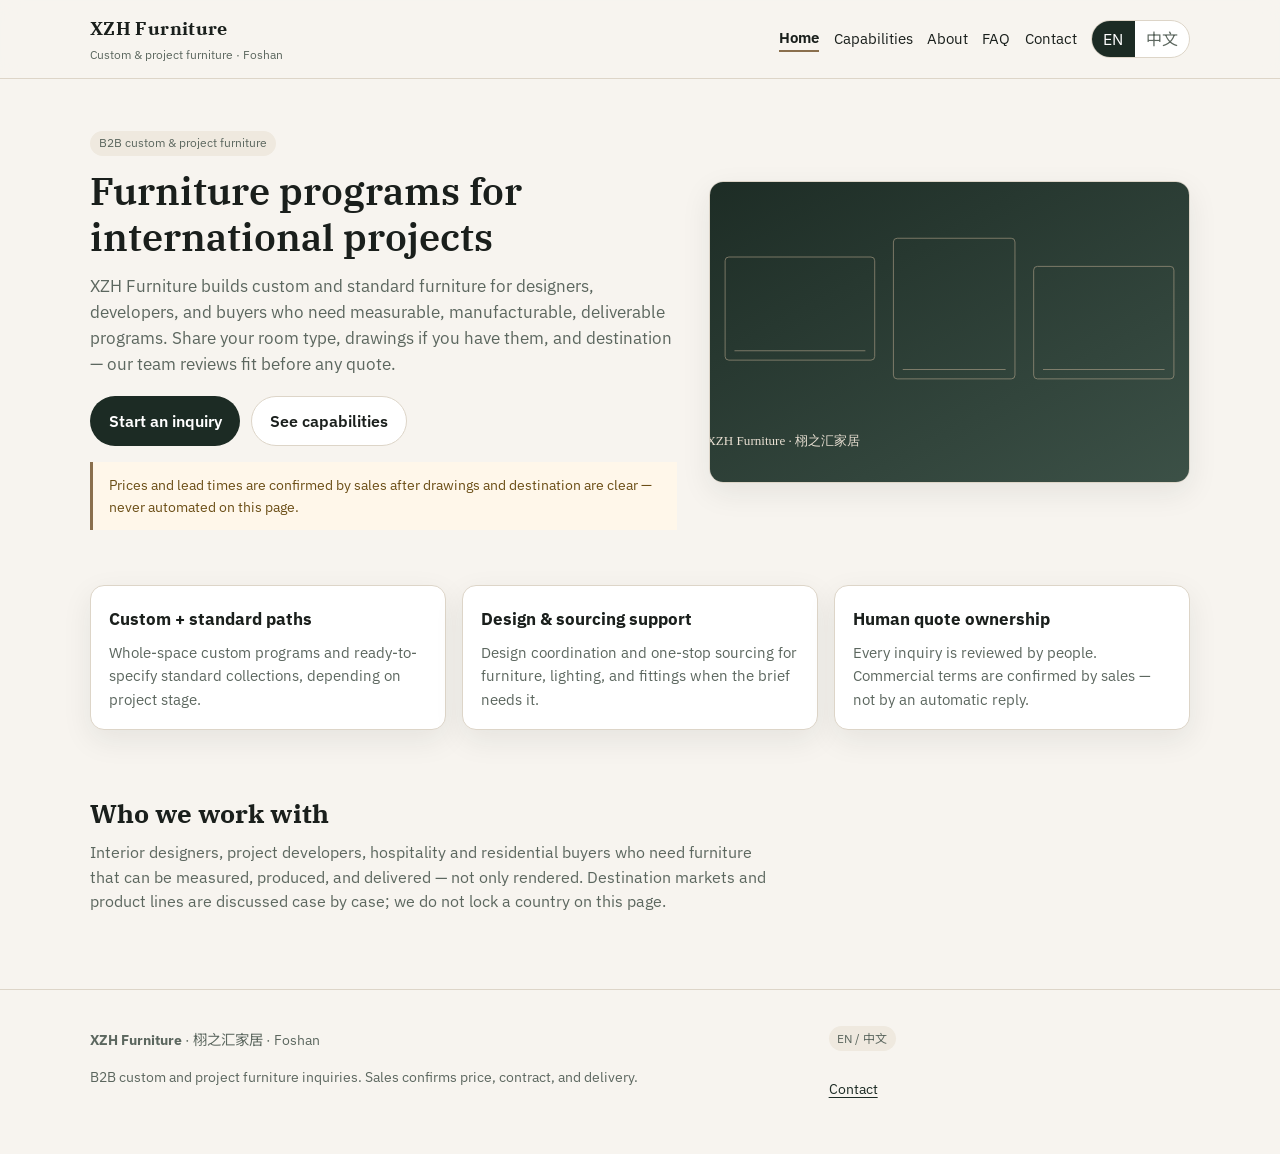
<file: index.html>
<!DOCTYPE html>
<html lang="en">
<head>
<meta charset="utf-8"/>
<meta name="viewport" content="width=device-width, initial-scale=1"/>
<title data-i18n-en="Home · XZH Furniture" data-i18n-zh="首页 · 栩之汇家居">Home · XZH Furniture</title>
<meta name="description" content="XZH Furniture — B2B custom and project furniture for international spaces. Inquire for drawings, finishes, and delivery."/>
<meta name="robots" content="noindex,nofollow"/>
<link rel="preconnect" href="https://fonts.googleapis.com"/>
<link rel="preconnect" href="https://fonts.gstatic.com" crossorigin/>
<link href="https://fonts.googleapis.com/css2?family=IBM+Plex+Sans:wght@400;600;700&family=IBM+Plex+Serif:wght@500;600&family=Noto+Sans+SC:wght@400;600&display=swap" rel="stylesheet"/>
<link rel="stylesheet" href="assets/css/site.css"/>
</head>
<body>
<header class="site-header"><div class="wrap header-inner">
<a class="brand" href="index.html">
<strong>XZH Furniture</strong>
<span data-i18n-en="Custom &amp; project furniture · Foshan" data-i18n-zh="定制与项目家具 · 佛山">Custom &amp; project furniture · Foshan</span>
</a>
<nav class="nav" aria-label="Primary">
<a href="index.html" aria-current="page" data-i18n-en="Home" data-i18n-zh="首页">Home</a>
<a href="capabilities.html" data-i18n-en="Capabilities" data-i18n-zh="能力">Capabilities</a>
<a href="about.html" data-i18n-en="About" data-i18n-zh="关于">About</a>
<a href="faq.html" data-i18n-en="FAQ" data-i18n-zh="常见问题">FAQ</a>
<a href="contact.html" data-i18n-en="Contact" data-i18n-zh="联系">Contact</a>
<span class="lang" role="group" aria-label="Language">
<button type="button" data-lang="en">EN</button>
<button type="button" data-lang="zh">中文</button>
</span>
</nav></div></header>

<main>
<section class="wrap hero">
<div>
<p class="pill" data-i18n-en="B2B custom &amp; project furniture" data-i18n-zh="B2B 定制与项目家具">B2B custom &amp; project furniture</p>
<h1 data-i18n-en="Furniture programs for international projects" data-i18n-zh="面向国际项目的定制与项目家具">Furniture programs for international projects</h1>
<p class="lead" data-i18n-en="XZH Furniture builds custom and standard furniture for designers, developers, and buyers who need measurable, manufacturable, deliverable programs. Share your room type, drawings if you have them, and destination — our team reviews fit before any quote." data-i18n-zh="栩之汇家居为设计师、开发商与采购方提供可量尺、可生产、可交付的定制与标准家具。请说明空间类型、是否已有图纸与交付地区——由团队先判断是否匹配，再进入报价。">XZH Furniture builds custom and standard furniture for designers, developers, and buyers who need measurable, manufacturable, deliverable programs. Share your room type, drawings if you have them, and destination — our team reviews fit before any quote.</p>
<div class="actions">
<a class="btn btn-primary" href="contact.html" data-i18n-en="Start an inquiry" data-i18n-zh="提交询盘">Start an inquiry</a>
<a class="btn btn-ghost" href="capabilities.html" data-i18n-en="See capabilities" data-i18n-zh="查看能力">See capabilities</a>
</div>
<p class="note" data-i18n-en="Prices and lead times are confirmed by sales after drawings and destination are clear — never automated on this page." data-i18n-zh="价格与交期须在图纸与交付地明确后由销售确认——本页不会自动承诺。">Prices and lead times are confirmed by sales after drawings and destination are clear — never automated on this page.</p>
</div>
<div class="hero-card">
<img src="assets/img/hero.svg" alt="" width="1200" height="640"/>
</div>
</section>
<section class="wrap">
<div class="grid-3">
<article class="card"><h3 data-i18n-en="Custom + standard paths" data-i18n-zh="定制与标准双路径">Custom + standard paths</h3><p data-i18n-en="Whole-space custom programs and ready-to-specify standard collections, depending on project stage." data-i18n-zh="可按项目阶段选择全屋定制方案，或可规格化的标准系列。">Whole-space custom programs and ready-to-specify standard collections, depending on project stage.</p></article>
<article class="card"><h3 data-i18n-en="Design &amp; sourcing support" data-i18n-zh="设计与采购协同">Design &amp; sourcing support</h3><p data-i18n-en="Design coordination and one-stop sourcing for furniture, lighting, and fittings when the brief needs it." data-i18n-zh="需要时提供设计配合，以及家具/灯具/五金的一站式采购协调。">Design coordination and one-stop sourcing for furniture, lighting, and fittings when the brief needs it.</p></article>
<article class="card"><h3 data-i18n-en="Human quote ownership" data-i18n-zh="人工承接报价">Human quote ownership</h3><p data-i18n-en="Every inquiry is reviewed by people. Commercial terms are confirmed by sales — not by an automatic reply." data-i18n-zh="每笔询盘由人工审阅。商务条款由销售确认——不会由自动回复承诺。">Every inquiry is reviewed by people. Commercial terms are confirmed by sales — not by an automatic reply.</p></article>
</div>
</section>
<section class="wrap section">
<h2 data-i18n-en="Who we work with" data-i18n-zh="我们服务谁">Who we work with</h2>
<p class="sub prose" data-i18n-en="Interior designers, project developers, hospitality and residential buyers who need furniture that can be measured, produced, and delivered — not only rendered. Destination markets and product lines are discussed case by case; we do not lock a country on this page." data-i18n-zh="室内设计师、开发商、酒店与住宅采购方：需要可量尺、可生产、可交付的家具，而不只是效果图。目标市场与产品线按项目个案沟通；本站不预设锁定某一国家。">Interior designers, project developers, hospitality and residential buyers who need furniture that can be measured, produced, and delivered — not only rendered. Destination markets and product lines are discussed case by case; we do not lock a country on this page.</p>
</section>
</main>
<footer class="site-footer"><div class="wrap cols">
<div>
<p><strong>XZH Furniture</strong> · <span data-i18n-en="栩之汇家居 · Foshan" data-i18n-zh="栩之汇家居 · 佛山">栩之汇家居 · Foshan</span></p>
<p data-i18n-en="B2B custom and project furniture inquiries. Sales confirms price, contract, and delivery." data-i18n-zh="面向 B2B 定制与项目家具询盘。价格、合同与交付由销售确认。">B2B custom and project furniture inquiries. Sales confirms price, contract, and delivery.</p>
</div>
<div>
<p class="pill" data-i18n-en="EN / 中文" data-i18n-zh="中文 / EN">EN / 中文</p>
<p><a href="contact.html" data-i18n-en="Contact" data-i18n-zh="联系">Contact</a></p>
</div>
</div></footer>
<script src="js/site.js"></script>
</body></html>
</file>
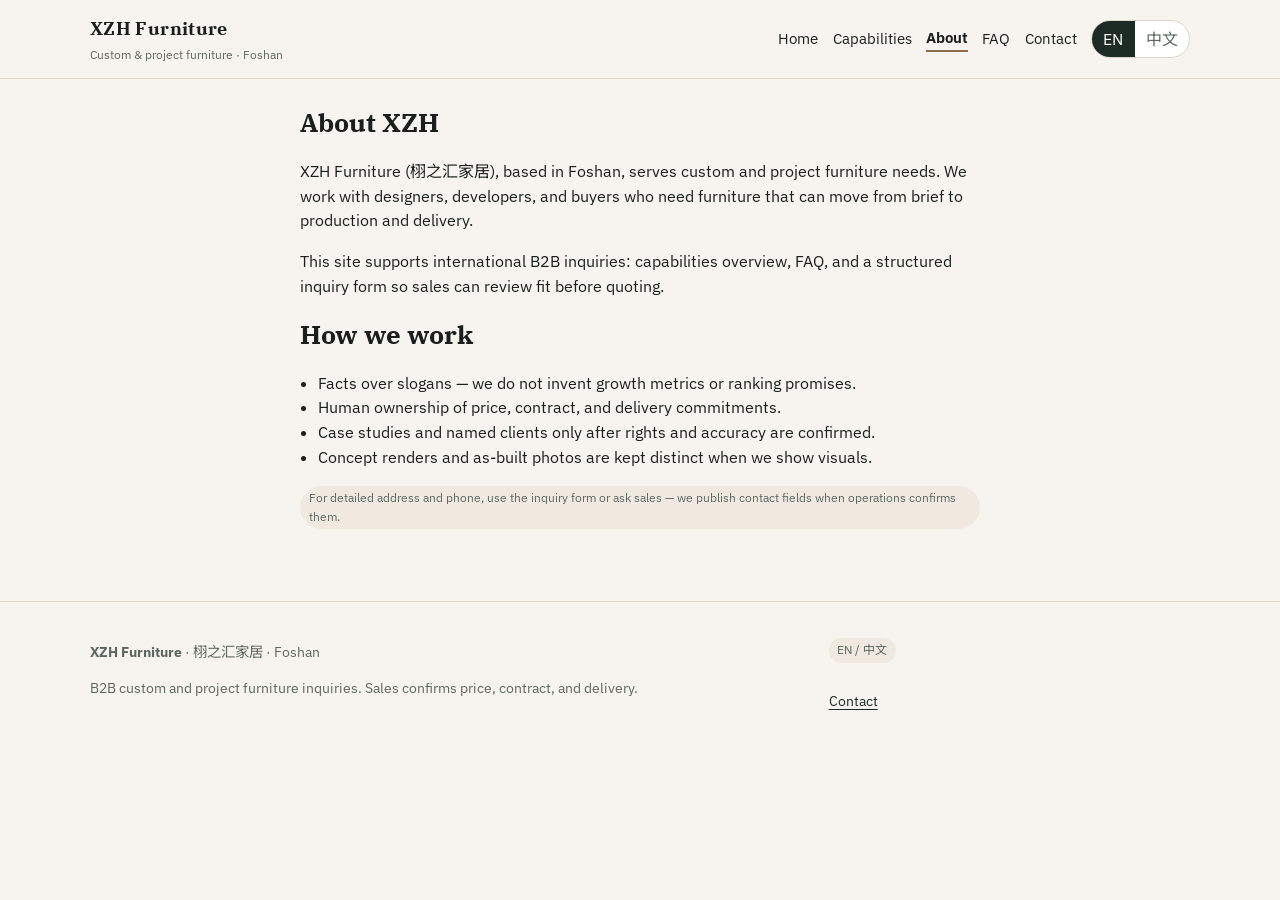
<file: about.html>
<!DOCTYPE html>
<html lang="en">
<head>
<meta charset="utf-8"/>
<meta name="viewport" content="width=device-width, initial-scale=1"/>
<title data-i18n-en="About · XZH Furniture" data-i18n-zh="关于 · 栩之汇家居">About · XZH Furniture</title>
<meta name="description" content="About XZH Furniture — custom and project furniture from Foshan."/>
<meta name="robots" content="noindex,nofollow"/>
<link rel="preconnect" href="https://fonts.googleapis.com"/>
<link rel="preconnect" href="https://fonts.gstatic.com" crossorigin/>
<link href="https://fonts.googleapis.com/css2?family=IBM+Plex+Sans:wght@400;600;700&family=IBM+Plex+Serif:wght@500;600&family=Noto+Sans+SC:wght@400;600&display=swap" rel="stylesheet"/>
<link rel="stylesheet" href="assets/css/site.css"/>
</head>
<body>
<header class="site-header"><div class="wrap header-inner">
<a class="brand" href="index.html">
<strong>XZH Furniture</strong>
<span data-i18n-en="Custom &amp; project furniture · Foshan" data-i18n-zh="定制与项目家具 · 佛山">Custom &amp; project furniture · Foshan</span>
</a>
<nav class="nav" aria-label="Primary">
<a href="index.html" data-i18n-en="Home" data-i18n-zh="首页">Home</a>
<a href="capabilities.html" data-i18n-en="Capabilities" data-i18n-zh="能力">Capabilities</a>
<a href="about.html" aria-current="page" data-i18n-en="About" data-i18n-zh="关于">About</a>
<a href="faq.html" data-i18n-en="FAQ" data-i18n-zh="常见问题">FAQ</a>
<a href="contact.html" data-i18n-en="Contact" data-i18n-zh="联系">Contact</a>
<span class="lang" role="group" aria-label="Language">
<button type="button" data-lang="en">EN</button>
<button type="button" data-lang="zh">中文</button>
</span>
</nav></div></header>

<main class="wrap section prose">
<h2 data-i18n-en="About XZH" data-i18n-zh="关于栩之汇家居">About XZH</h2>
<p data-i18n-en="XZH Furniture (栩之汇家居), based in Foshan, serves custom and project furniture needs. We work with designers, developers, and buyers who need furniture that can move from brief to production and delivery." data-i18n-zh="栩之汇家居（XZH Furniture）立足佛山，服务定制与项目类家具需求。我们与设计师、开发商与采购方合作，把需求从方案推进到生产与交付。">XZH Furniture (栩之汇家居), based in Foshan, serves custom and project furniture needs. We work with designers, developers, and buyers who need furniture that can move from brief to production and delivery.</p>
<p data-i18n-en="This site supports international B2B inquiries: capabilities overview, FAQ, and a structured inquiry form so sales can review fit before quoting." data-i18n-zh="本站承接国际 B2B 询盘：能力概览、常见问题，以及结构化询盘表单，便于销售在报价前先判断匹配度。">This site supports international B2B inquiries: capabilities overview, FAQ, and a structured inquiry form so sales can review fit before quoting.</p>
<h2 data-i18n-en="How we work" data-i18n-zh="我们的工作方式">How we work</h2>
<ul>
<li data-i18n-en="Facts over slogans — we do not invent growth metrics or ranking promises." data-i18n-zh="事实优先——不编造增长数据或“必被推荐”承诺。">Facts over slogans — we do not invent growth metrics or ranking promises.</li>
<li data-i18n-en="Human ownership of price, contract, and delivery commitments." data-i18n-zh="价格、合同与交付承诺由人工负责。">Human ownership of price, contract, and delivery commitments.</li>
<li data-i18n-en="Case studies and named clients only after rights and accuracy are confirmed." data-i18n-zh="案例与具名客户须在权利与准确性确认后再发布。">Case studies and named clients only after rights and accuracy are confirmed.</li>
<li data-i18n-en="Concept renders and as-built photos are kept distinct when we show visuals." data-i18n-zh="展示视觉时，概念效果图与实拍交付图明确区分。">Concept renders and as-built photos are kept distinct when we show visuals.</li>
</ul>
<p><span class="pill" data-i18n-en="For detailed address and phone, use the inquiry form or ask sales — we publish contact fields when operations confirms them." data-i18n-zh="详细地址与电话请通过询盘表单或联系销售获取；对外公开字段以运营确认为准。">For detailed address and phone, use the inquiry form or ask sales — we publish contact fields when operations confirms them.</span></p>
</main>
<footer class="site-footer"><div class="wrap cols">
<div>
<p><strong>XZH Furniture</strong> · <span data-i18n-en="栩之汇家居 · Foshan" data-i18n-zh="栩之汇家居 · 佛山">栩之汇家居 · Foshan</span></p>
<p data-i18n-en="B2B custom and project furniture inquiries. Sales confirms price, contract, and delivery." data-i18n-zh="面向 B2B 定制与项目家具询盘。价格、合同与交付由销售确认。">B2B custom and project furniture inquiries. Sales confirms price, contract, and delivery.</p>
</div>
<div>
<p class="pill" data-i18n-en="EN / 中文" data-i18n-zh="中文 / EN">EN / 中文</p>
<p><a href="contact.html" data-i18n-en="Contact" data-i18n-zh="联系">Contact</a></p>
</div>
</div></footer>
<script src="js/site.js"></script>
</body></html>
</file>
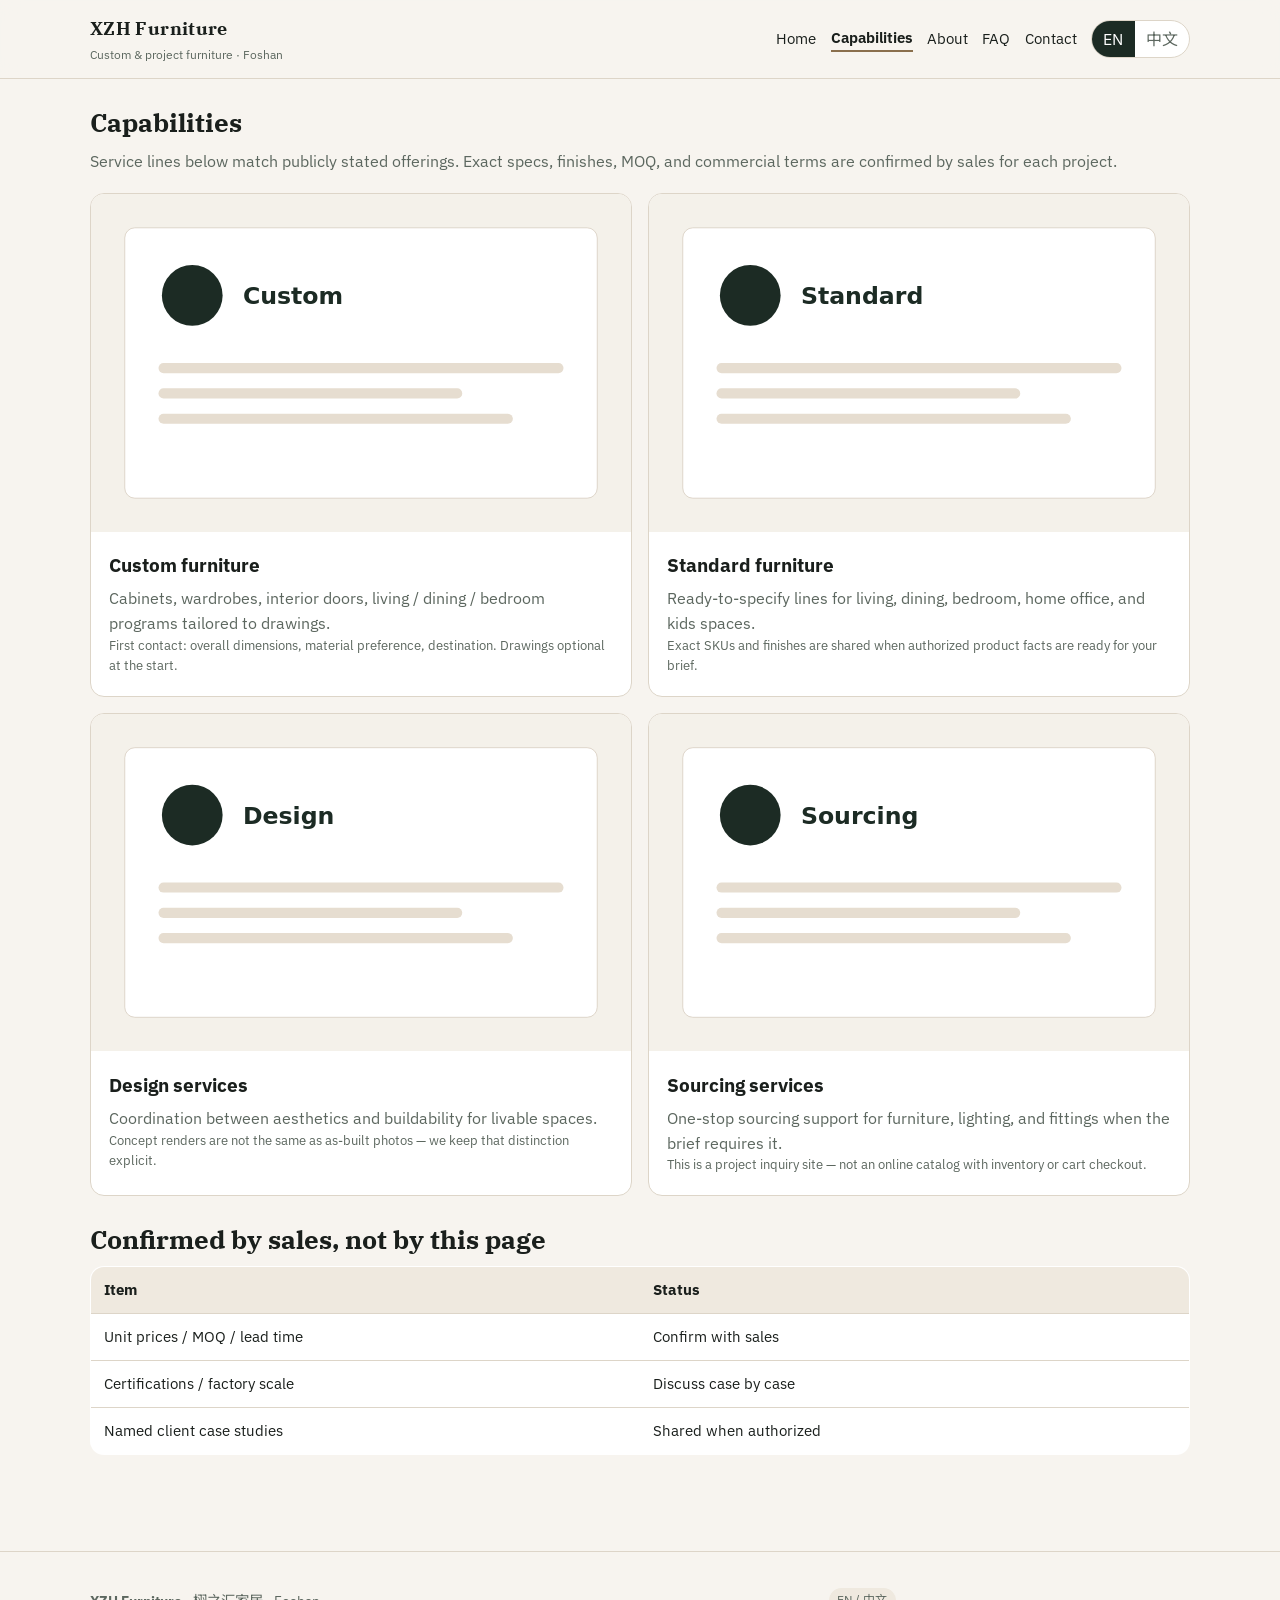
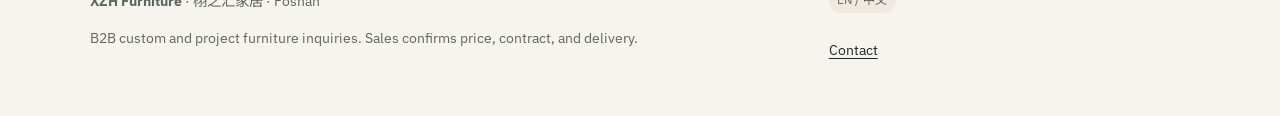
<file: capabilities.html>
<!DOCTYPE html>
<html lang="en">
<head>
<meta charset="utf-8"/>
<meta name="viewport" content="width=device-width, initial-scale=1"/>
<title data-i18n-en="Capabilities · XZH Furniture" data-i18n-zh="能力 · 栩之汇家居">Capabilities · XZH Furniture</title>
<meta name="description" content="XZH Furniture capabilities: custom furniture, standard collections, design coordination, and sourcing support."/>
<meta name="robots" content="noindex,nofollow"/>
<link rel="preconnect" href="https://fonts.googleapis.com"/>
<link rel="preconnect" href="https://fonts.gstatic.com" crossorigin/>
<link href="https://fonts.googleapis.com/css2?family=IBM+Plex+Sans:wght@400;600;700&family=IBM+Plex+Serif:wght@500;600&family=Noto+Sans+SC:wght@400;600&display=swap" rel="stylesheet"/>
<link rel="stylesheet" href="assets/css/site.css"/>
</head>
<body>
<header class="site-header"><div class="wrap header-inner">
<a class="brand" href="index.html">
<strong>XZH Furniture</strong>
<span data-i18n-en="Custom &amp; project furniture · Foshan" data-i18n-zh="定制与项目家具 · 佛山">Custom &amp; project furniture · Foshan</span>
</a>
<nav class="nav" aria-label="Primary">
<a href="index.html" data-i18n-en="Home" data-i18n-zh="首页">Home</a>
<a href="capabilities.html" aria-current="page" data-i18n-en="Capabilities" data-i18n-zh="能力">Capabilities</a>
<a href="about.html" data-i18n-en="About" data-i18n-zh="关于">About</a>
<a href="faq.html" data-i18n-en="FAQ" data-i18n-zh="常见问题">FAQ</a>
<a href="contact.html" data-i18n-en="Contact" data-i18n-zh="联系">Contact</a>
<span class="lang" role="group" aria-label="Language">
<button type="button" data-lang="en">EN</button>
<button type="button" data-lang="zh">中文</button>
</span>
</nav></div></header>

<main class="wrap section">
<h2 data-i18n-en="Capabilities" data-i18n-zh="能力范围">Capabilities</h2>
<p class="sub" data-i18n-en="Service lines below match publicly stated offerings. Exact specs, finishes, MOQ, and commercial terms are confirmed by sales for each project." data-i18n-zh="下列服务线对应公开表述的能力范围。具体规格、饰面、起订量与商务条款按项目由销售确认。">Service lines below match publicly stated offerings. Exact specs, finishes, MOQ, and commercial terms are confirmed by sales for each project.</p>
<div class="cap-grid">
<article class="cap"><img src="assets/img/cap-custom.svg" alt=""/><div class="body">
<h3 data-i18n-en="Custom furniture" data-i18n-zh="定制家具">Custom furniture</h3>
<p data-i18n-en="Cabinets, wardrobes, interior doors, living / dining / bedroom programs tailored to drawings." data-i18n-zh="橱柜、衣柜、室内门，以及客厅/餐厅/卧室等按图纸推进的定制方案。">Cabinets, wardrobes, interior doors, living / dining / bedroom programs tailored to drawings.</p>
<p class="meta" data-i18n-en="First contact: overall dimensions, material preference, destination. Drawings optional at the start." data-i18n-zh="初次可提供：大致尺寸、材料偏好、交付地区。图纸非强制门槛。">First contact: overall dimensions, material preference, destination. Drawings optional at the start.</p>
</div></article>
<article class="cap"><img src="assets/img/cap-standard.svg" alt=""/><div class="body">
<h3 data-i18n-en="Standard furniture" data-i18n-zh="标准家具">Standard furniture</h3>
<p data-i18n-en="Ready-to-specify lines for living, dining, bedroom, home office, and kids spaces." data-i18n-zh="客厅、餐厅、卧室、家办与儿童空间等可规格化系列。">Ready-to-specify lines for living, dining, bedroom, home office, and kids spaces.</p>
<p class="meta" data-i18n-en="Exact SKUs and finishes are shared when authorized product facts are ready for your brief." data-i18n-zh="具体型号与饰面将在获授权的产品事实齐备后，按您的需求提供。">Exact SKUs and finishes are shared when authorized product facts are ready for your brief.</p>
</div></article>
<article class="cap"><img src="assets/img/cap-design.svg" alt=""/><div class="body">
<h3 data-i18n-en="Design services" data-i18n-zh="设计服务">Design services</h3>
<p data-i18n-en="Coordination between aesthetics and buildability for livable spaces." data-i18n-zh="在美观与可落地之间协调，服务可居住的空间方案。">Coordination between aesthetics and buildability for livable spaces.</p>
<p class="meta" data-i18n-en="Concept renders are not the same as as-built photos — we keep that distinction explicit." data-i18n-zh="概念效果图不等于实拍交付图——我们明确区分二者。">Concept renders are not the same as as-built photos — we keep that distinction explicit.</p>
</div></article>
<article class="cap"><img src="assets/img/cap-sourcing.svg" alt=""/><div class="body">
<h3 data-i18n-en="Sourcing services" data-i18n-zh="采购服务">Sourcing services</h3>
<p data-i18n-en="One-stop sourcing support for furniture, lighting, and fittings when the brief requires it." data-i18n-zh="在项目需要时，协调家具、灯具与五金的一站式采购。">One-stop sourcing support for furniture, lighting, and fittings when the brief requires it.</p>
<p class="meta" data-i18n-en="This is a project inquiry site — not an online catalog with inventory or cart checkout." data-i18n-zh="本站面向项目询盘——不是带库存与购物车的在线商城。">This is a project inquiry site — not an online catalog with inventory or cart checkout.</p>
</div></article>
</div>
<section class="section">
<h2 data-i18n-en="Confirmed by sales, not by this page" data-i18n-zh="须由销售确认、本页不作承诺">Confirmed by sales, not by this page</h2>
<table class="table">
<tr><th data-i18n-en="Item" data-i18n-zh="项目">Item</th><th data-i18n-en="Status" data-i18n-zh="状态">Status</th></tr>
<tr><td data-i18n-en="Unit prices / MOQ / lead time" data-i18n-zh="单价 / 起订量 / 交期">Unit prices / MOQ / lead time</td><td data-i18n-en="Confirm with sales" data-i18n-zh="待销售确认">Confirm with sales</td></tr>
<tr><td data-i18n-en="Certifications / factory scale" data-i18n-zh="认证 / 工厂规模">Certifications / factory scale</td><td data-i18n-en="Discuss case by case" data-i18n-zh="按项目个案沟通">Discuss case by case</td></tr>
<tr><td data-i18n-en="Named client case studies" data-i18n-zh="具名客户案例">Named client case studies</td><td data-i18n-en="Shared when authorized" data-i18n-zh="获权后提供">Shared when authorized</td></tr>
</table>
</section>
</main>
<footer class="site-footer"><div class="wrap cols">
<div>
<p><strong>XZH Furniture</strong> · <span data-i18n-en="栩之汇家居 · Foshan" data-i18n-zh="栩之汇家居 · 佛山">栩之汇家居 · Foshan</span></p>
<p data-i18n-en="B2B custom and project furniture inquiries. Sales confirms price, contract, and delivery." data-i18n-zh="面向 B2B 定制与项目家具询盘。价格、合同与交付由销售确认。">B2B custom and project furniture inquiries. Sales confirms price, contract, and delivery.</p>
</div>
<div>
<p class="pill" data-i18n-en="EN / 中文" data-i18n-zh="中文 / EN">EN / 中文</p>
<p><a href="contact.html" data-i18n-en="Contact" data-i18n-zh="联系">Contact</a></p>
</div>
</div></footer>
<script src="js/site.js"></script>
</body></html>
</file>
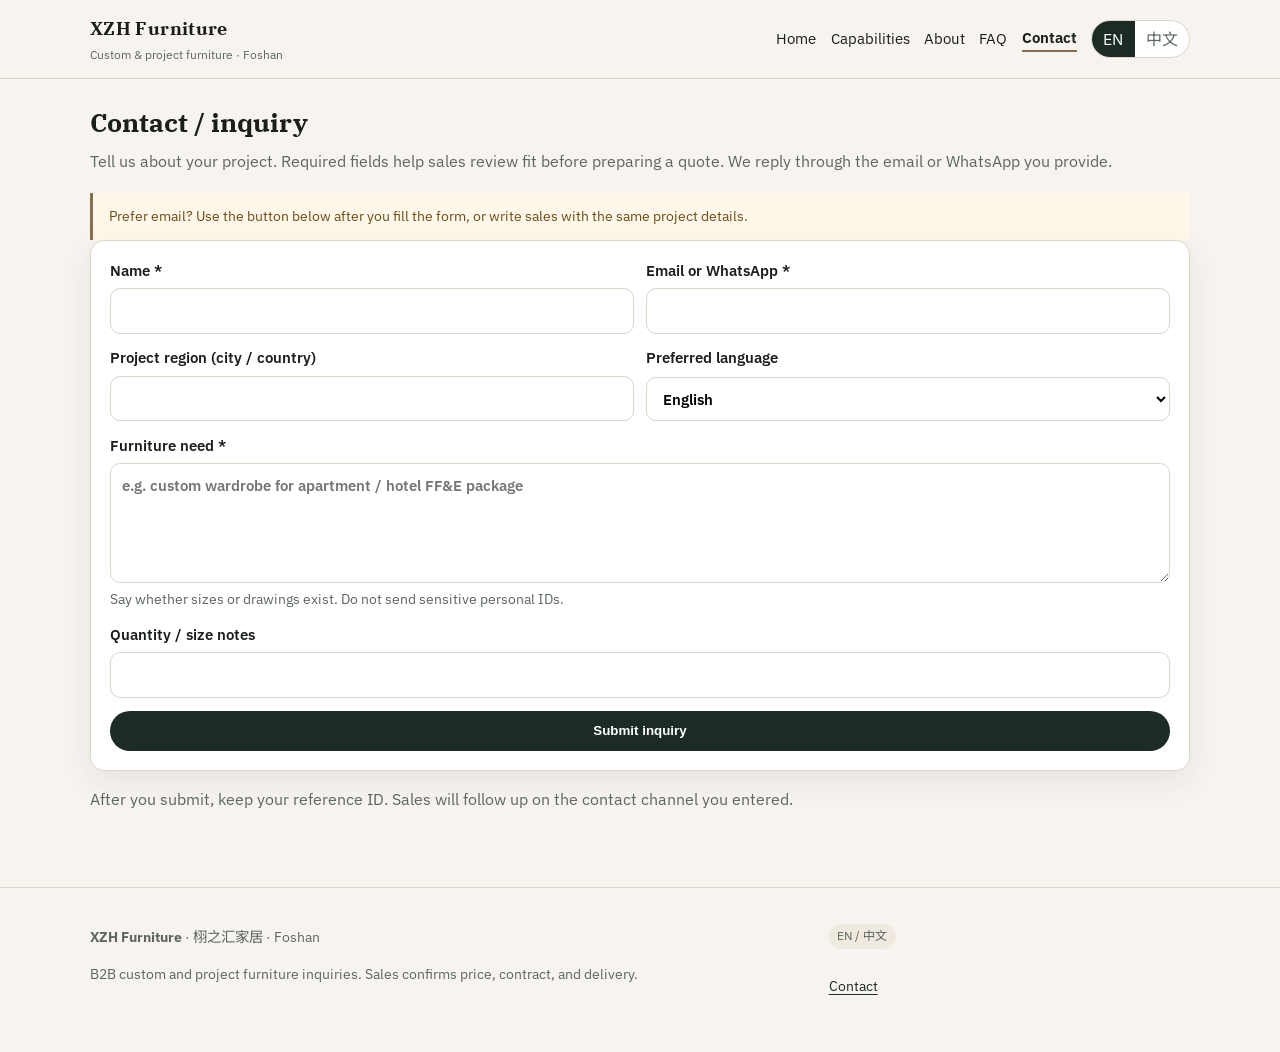
<file: contact.html>
<!DOCTYPE html>
<html lang="en">
<head>
<meta charset="utf-8"/>
<meta name="viewport" content="width=device-width, initial-scale=1"/>
<title data-i18n-en="Contact · XZH Furniture" data-i18n-zh="联系 · 栩之汇家居">Contact · XZH Furniture</title>
<meta name="description" content="Contact XZH Furniture for B2B custom and project furniture inquiries."/>
<meta name="robots" content="noindex,nofollow"/>
<link rel="preconnect" href="https://fonts.googleapis.com"/>
<link rel="preconnect" href="https://fonts.gstatic.com" crossorigin/>
<link href="https://fonts.googleapis.com/css2?family=IBM+Plex+Sans:wght@400;600;700&family=IBM+Plex+Serif:wght@500;600&family=Noto+Sans+SC:wght@400;600&display=swap" rel="stylesheet"/>
<link rel="stylesheet" href="assets/css/site.css"/>
</head>
<body>
<header class="site-header"><div class="wrap header-inner">
<a class="brand" href="index.html">
<strong>XZH Furniture</strong>
<span data-i18n-en="Custom &amp; project furniture · Foshan" data-i18n-zh="定制与项目家具 · 佛山">Custom &amp; project furniture · Foshan</span>
</a>
<nav class="nav" aria-label="Primary">
<a href="index.html" data-i18n-en="Home" data-i18n-zh="首页">Home</a>
<a href="capabilities.html" data-i18n-en="Capabilities" data-i18n-zh="能力">Capabilities</a>
<a href="about.html" data-i18n-en="About" data-i18n-zh="关于">About</a>
<a href="faq.html" data-i18n-en="FAQ" data-i18n-zh="常见问题">FAQ</a>
<a href="contact.html" aria-current="page" data-i18n-en="Contact" data-i18n-zh="联系">Contact</a>
<span class="lang" role="group" aria-label="Language">
<button type="button" data-lang="en">EN</button>
<button type="button" data-lang="zh">中文</button>
</span>
</nav></div></header>

<main class="wrap section">
<h2 data-i18n-en="Contact / inquiry" data-i18n-zh="联系 / 询盘">Contact / inquiry</h2>
<p class="sub" data-i18n-en="Tell us about your project. Required fields help sales review fit before preparing a quote. We reply through the email or WhatsApp you provide." data-i18n-zh="请介绍您的项目。必填项便于销售在报价前判断匹配度。我们将通过您留下的邮箱或 WhatsApp 回复。">Tell us about your project. Required fields help sales review fit before preparing a quote. We reply through the email or WhatsApp you provide.</p>
<div class="note" data-i18n-en="Prefer email? Use the button below after you fill the form, or write sales with the same project details." data-i18n-zh="也可邮件联系：填完表单后用下方按钮，或直接把同样的项目信息发给销售。">Prefer email? Use the button below after you fill the form, or write sales with the same project details.</div>
<form class="form" id="inquiry-form" novalidate>
<div class="row">
<label><span data-i18n-en="Name *" data-i18n-zh="称呼 *">Name *</span>
<input name="name" required autocomplete="name"/></label>
<label><span data-i18n-en="Email or WhatsApp *" data-i18n-zh="邮箱或 WhatsApp *">Email or WhatsApp *</span>
<input name="contact" required autocomplete="email"/></label>
</div>
<div class="row">
<label><span data-i18n-en="Project region (city / country)" data-i18n-zh="项目地区（城市/国家）">Project region (city / country)</span>
<input name="region"/></label>
<label><span data-i18n-en="Preferred language" data-i18n-zh="希望沟通语言">Preferred language</span>
<select name="language"><option>English</option><option>中文</option><option>Other</option></select></label>
</div>
<label><span data-i18n-en="Furniture need *" data-i18n-zh="家具需求 *">Furniture need *</span>
<textarea name="need" required placeholder="e.g. custom wardrobe for apartment / hotel FF&E package"></textarea>
<span class="hint" data-i18n-en="Say whether sizes or drawings exist. Do not send sensitive personal IDs." data-i18n-zh="请说明是否已有尺寸或图纸。请勿发送敏感身份证件。">Say whether sizes or drawings exist. Do not send sensitive personal IDs.</span></label>
<label><span data-i18n-en="Quantity / size notes" data-i18n-zh="数量 / 尺寸备注">Quantity / size notes</span>
<input name="sizing"/></label>
<button class="btn btn-primary" type="submit" data-i18n-en="Submit inquiry" data-i18n-zh="提交询盘">Submit inquiry</button>
<div id="form-result" class="result" role="status"></div>
</form>
<p class="sub" style="margin-top:1rem" data-i18n-en="After you submit, keep your reference ID. Sales will follow up on the contact channel you entered." data-i18n-zh="提交后请保留参考编号。销售将通过您填写的联系方式跟进。">After you submit, keep your reference ID. Sales will follow up on the contact channel you entered.</p>
</main>
<footer class="site-footer"><div class="wrap cols">
<div>
<p><strong>XZH Furniture</strong> · <span data-i18n-en="栩之汇家居 · Foshan" data-i18n-zh="栩之汇家居 · 佛山">栩之汇家居 · Foshan</span></p>
<p data-i18n-en="B2B custom and project furniture inquiries. Sales confirms price, contract, and delivery." data-i18n-zh="面向 B2B 定制与项目家具询盘。价格、合同与交付由销售确认。">B2B custom and project furniture inquiries. Sales confirms price, contract, and delivery.</p>
</div>
<div>
<p class="pill" data-i18n-en="EN / 中文" data-i18n-zh="中文 / EN">EN / 中文</p>
<p><a href="contact.html" data-i18n-en="Contact" data-i18n-zh="联系">Contact</a></p>
</div>
</div></footer>
<script src="js/site.js"></script>
</body></html>
</file>
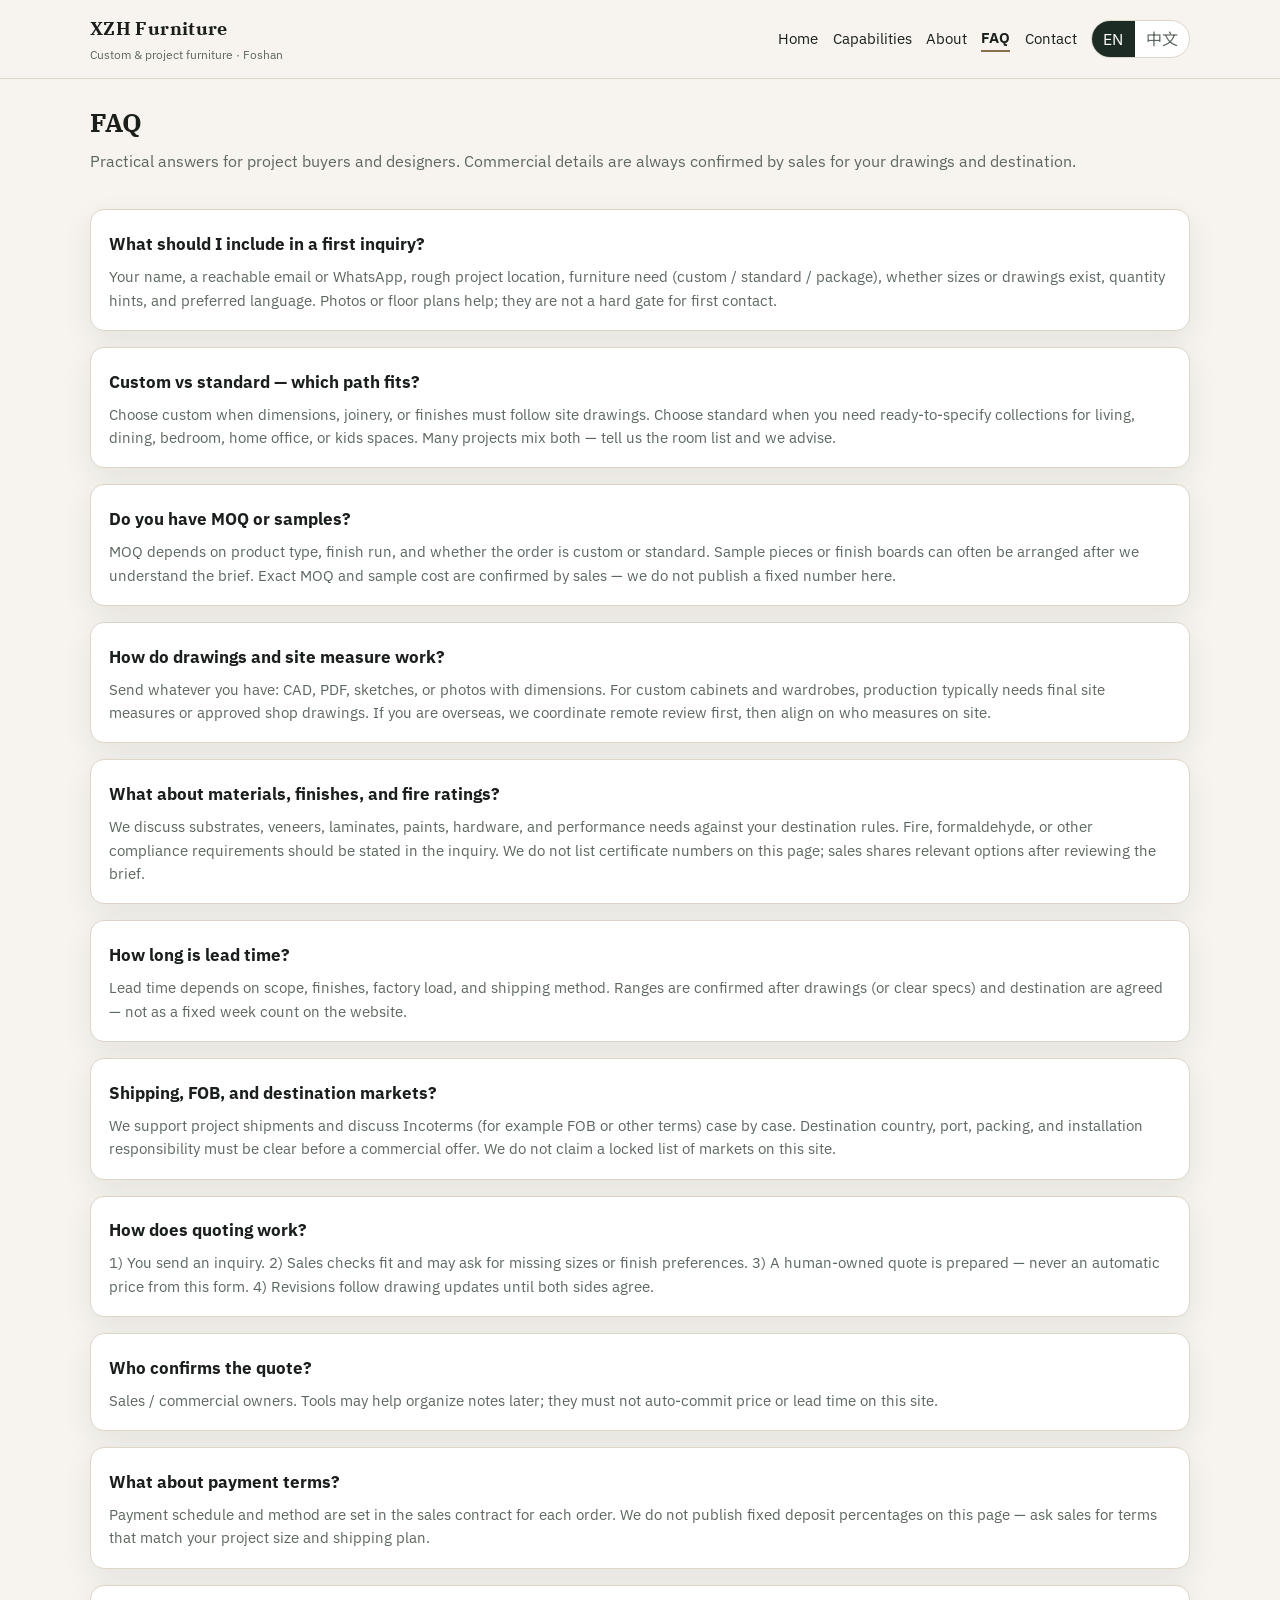
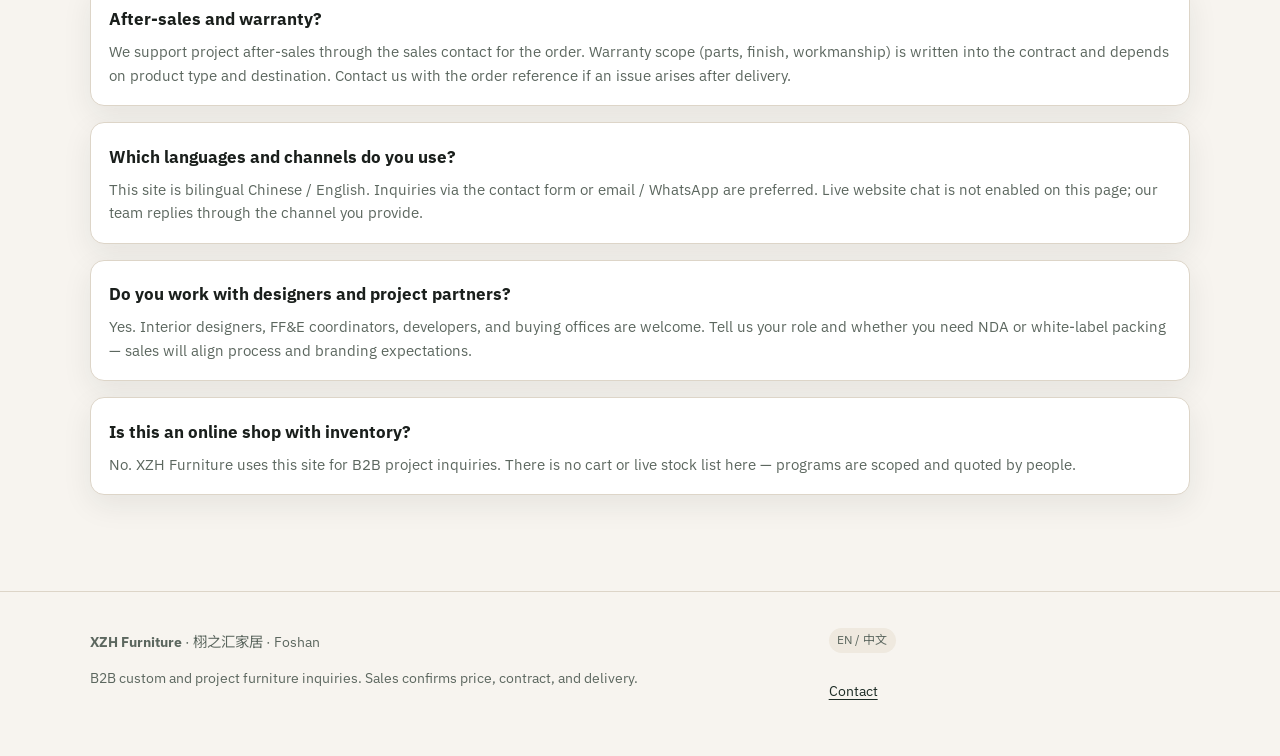
<file: faq.html>
<!DOCTYPE html>
<html lang="en">
<head>
<meta charset="utf-8"/>
<meta name="viewport" content="width=device-width, initial-scale=1"/>
<title data-i18n-en="FAQ · XZH Furniture" data-i18n-zh="常见问题 · 栩之汇家居">FAQ · XZH Furniture</title>
<meta name="description" content="FAQ for XZH Furniture B2B inquiries: MOQ, samples, drawings, materials, lead time, shipping, quoting, and more."/>
<meta name="robots" content="noindex,nofollow"/>
<link rel="preconnect" href="https://fonts.googleapis.com"/>
<link rel="preconnect" href="https://fonts.gstatic.com" crossorigin/>
<link href="https://fonts.googleapis.com/css2?family=IBM+Plex+Sans:wght@400;600;700&family=IBM+Plex+Serif:wght@500;600&family=Noto+Sans+SC:wght@400;600&display=swap" rel="stylesheet"/>
<link rel="stylesheet" href="assets/css/site.css"/>
</head>
<body>
<header class="site-header"><div class="wrap header-inner">
<a class="brand" href="index.html">
<strong>XZH Furniture</strong>
<span data-i18n-en="Custom &amp; project furniture · Foshan" data-i18n-zh="定制与项目家具 · 佛山">Custom &amp; project furniture · Foshan</span>
</a>
<nav class="nav" aria-label="Primary">
<a href="index.html" data-i18n-en="Home" data-i18n-zh="首页">Home</a>
<a href="capabilities.html" data-i18n-en="Capabilities" data-i18n-zh="能力">Capabilities</a>
<a href="about.html" data-i18n-en="About" data-i18n-zh="关于">About</a>
<a href="faq.html" aria-current="page" data-i18n-en="FAQ" data-i18n-zh="常见问题">FAQ</a>
<a href="contact.html" data-i18n-en="Contact" data-i18n-zh="联系">Contact</a>
<span class="lang" role="group" aria-label="Language">
<button type="button" data-lang="en">EN</button>
<button type="button" data-lang="zh">中文</button>
</span>
</nav></div></header>

<main class="wrap section">
<h2 data-i18n-en="FAQ" data-i18n-zh="常见问题">FAQ</h2>
<p class="sub" data-i18n-en="Practical answers for project buyers and designers. Commercial details are always confirmed by sales for your drawings and destination." data-i18n-zh="面向项目采购与设计师的实用说明。商务细节一律按您的图纸与交付地由销售确认。">Practical answers for project buyers and designers. Commercial details are always confirmed by sales for your drawings and destination.</p>
<div class="grid-3" style="grid-template-columns:1fr">

<article class="card"><h3 data-i18n-en="What should I include in a first inquiry?" data-i18n-zh="第一次询盘应准备什么？">What should I include in a first inquiry?</h3><p data-i18n-en="Your name, a reachable email or WhatsApp, rough project location, furniture need (custom / standard / package), whether sizes or drawings exist, quantity hints, and preferred language. Photos or floor plans help; they are not a hard gate for first contact." data-i18n-zh="称呼、可回复的邮箱或 WhatsApp、项目大致地区、家具需求（定制/标准/配套）、是否已有尺寸或图纸、数量线索、希望沟通的语言。照片或平面图更有帮助，但不是初次联系的硬门槛。">Your name, a reachable email or WhatsApp, rough project location, furniture need (custom / standard / package), whether sizes or drawings exist, quantity hints, and preferred language. Photos or floor plans help; they are not a hard gate for first contact.</p></article>

<article class="card"><h3 data-i18n-en="Custom vs standard — which path fits?" data-i18n-zh="定制与标准如何选择？">Custom vs standard — which path fits?</h3><p data-i18n-en="Choose custom when dimensions, joinery, or finishes must follow site drawings. Choose standard when you need ready-to-specify collections for living, dining, bedroom, home office, or kids spaces. Many projects mix both — tell us the room list and we advise." data-i18n-zh="尺寸、结构或饰面必须按现场图纸时走定制；需要客厅/餐厅/卧室/家办/儿童等可规格化系列时走标准。很多项目二者并用——提供房间清单后我们可建议路径。">Choose custom when dimensions, joinery, or finishes must follow site drawings. Choose standard when you need ready-to-specify collections for living, dining, bedroom, home office, or kids spaces. Many projects mix both — tell us the room list and we advise.</p></article>

<article class="card"><h3 data-i18n-en="Do you have MOQ or samples?" data-i18n-zh="有起订量或样品吗？">Do you have MOQ or samples?</h3><p data-i18n-en="MOQ depends on product type, finish run, and whether the order is custom or standard. Sample pieces or finish boards can often be arranged after we understand the brief. Exact MOQ and sample cost are confirmed by sales — we do not publish a fixed number here." data-i18n-zh="起订量取决于品类、饰面批次以及定制/标准路径。理解需求后通常可安排样品或饰面样板。具体起订量与样品费用由销售确认——本站不公布固定数字。">MOQ depends on product type, finish run, and whether the order is custom or standard. Sample pieces or finish boards can often be arranged after we understand the brief. Exact MOQ and sample cost are confirmed by sales — we do not publish a fixed number here.</p></article>

<article class="card"><h3 data-i18n-en="How do drawings and site measure work?" data-i18n-zh="图纸与量尺如何配合？">How do drawings and site measure work?</h3><p data-i18n-en="Send whatever you have: CAD, PDF, sketches, or photos with dimensions. For custom cabinets and wardrobes, production typically needs final site measures or approved shop drawings. If you are overseas, we coordinate remote review first, then align on who measures on site." data-i18n-zh="有什么发什么：CAD、PDF、草图或带尺寸的照片。定制橱柜与衣柜通常需要最终现场尺寸或确认的加工图。若项目在海外，我们先远程审图，再约定由谁现场量尺。">Send whatever you have: CAD, PDF, sketches, or photos with dimensions. For custom cabinets and wardrobes, production typically needs final site measures or approved shop drawings. If you are overseas, we coordinate remote review first, then align on who measures on site.</p></article>

<article class="card"><h3 data-i18n-en="What about materials, finishes, and fire ratings?" data-i18n-zh="材料、饰面与防火等级？">What about materials, finishes, and fire ratings?</h3><p data-i18n-en="We discuss substrates, veneers, laminates, paints, hardware, and performance needs against your destination rules. Fire, formaldehyde, or other compliance requirements should be stated in the inquiry. We do not list certificate numbers on this page; sales shares relevant options after reviewing the brief." data-i18n-zh="基材、木皮、贴面、油漆、五金与性能需求，会对照交付地规则沟通。防火、甲醛等合规要求请在询盘中写明。本站不罗列证书编号；销售审阅需求后提供可选方案。">We discuss substrates, veneers, laminates, paints, hardware, and performance needs against your destination rules. Fire, formaldehyde, or other compliance requirements should be stated in the inquiry. We do not list certificate numbers on this page; sales shares relevant options after reviewing the brief.</p></article>

<article class="card"><h3 data-i18n-en="How long is lead time?" data-i18n-zh="交期大概多久？">How long is lead time?</h3><p data-i18n-en="Lead time depends on scope, finishes, factory load, and shipping method. Ranges are confirmed after drawings (or clear specs) and destination are agreed — not as a fixed week count on the website." data-i18n-zh="交期取决于范围、饰面、排产与运输方式。区间在图纸（或明确规格）与交付地确认后给出——网站上不作固定周数承诺。">Lead time depends on scope, finishes, factory load, and shipping method. Ranges are confirmed after drawings (or clear specs) and destination are agreed — not as a fixed week count on the website.</p></article>

<article class="card"><h3 data-i18n-en="Shipping, FOB, and destination markets?" data-i18n-zh="运输、FOB 与目标市场？">Shipping, FOB, and destination markets?</h3><p data-i18n-en="We support project shipments and discuss Incoterms (for example FOB or other terms) case by case. Destination country, port, packing, and installation responsibility must be clear before a commercial offer. We do not claim a locked list of markets on this site." data-i18n-zh="支持项目发运，并按个案讨论贸易术语（如 FOB 或其他条款）。报价前须明确目的国、港口、包装与安装责任。本站不宣称锁定某一市场清单。">We support project shipments and discuss Incoterms (for example FOB or other terms) case by case. Destination country, port, packing, and installation responsibility must be clear before a commercial offer. We do not claim a locked list of markets on this site.</p></article>

<article class="card"><h3 data-i18n-en="How does quoting work?" data-i18n-zh="报价流程如何？">How does quoting work?</h3><p data-i18n-en="1) You send an inquiry. 2) Sales checks fit and may ask for missing sizes or finish preferences. 3) A human-owned quote is prepared — never an automatic price from this form. 4) Revisions follow drawing updates until both sides agree." data-i18n-zh="1）提交询盘；2）销售判断匹配度，必要时补要尺寸或饰面偏好；3）由人工出具报价——本表单不会自动出价格；4）随图纸修订直至双方确认。">1) You send an inquiry. 2) Sales checks fit and may ask for missing sizes or finish preferences. 3) A human-owned quote is prepared — never an automatic price from this form. 4) Revisions follow drawing updates until both sides agree.</p></article>

<article class="card"><h3 data-i18n-en="Who confirms the quote?" data-i18n-zh="谁确认报价？">Who confirms the quote?</h3><p data-i18n-en="Sales / commercial owners. Tools may help organize notes later; they must not auto-commit price or lead time on this site." data-i18n-zh="销售/商务负责人确认。工具日后可协助整理资料，但不得在本站自动承诺价格或交期。">Sales / commercial owners. Tools may help organize notes later; they must not auto-commit price or lead time on this site.</p></article>

<article class="card"><h3 data-i18n-en="What about payment terms?" data-i18n-zh="付款条件如何？">What about payment terms?</h3><p data-i18n-en="Payment schedule and method are set in the sales contract for each order. We do not publish fixed deposit percentages on this page — ask sales for terms that match your project size and shipping plan." data-i18n-zh="付款节奏与方式在每笔订单的销售合同中约定。本站不公布固定订金比例——请向销售询问匹配项目规模与运输方案的条款。">Payment schedule and method are set in the sales contract for each order. We do not publish fixed deposit percentages on this page — ask sales for terms that match your project size and shipping plan.</p></article>

<article class="card"><h3 data-i18n-en="After-sales and warranty?" data-i18n-zh="售后与质保？">After-sales and warranty?</h3><p data-i18n-en="We support project after-sales through the sales contact for the order. Warranty scope (parts, finish, workmanship) is written into the contract and depends on product type and destination. Contact us with the order reference if an issue arises after delivery." data-i18n-zh="售后通过该订单的销售对接人处理。质保范围（部件、饰面、工艺）写入合同，并取决于品类与交付地。交付后如有问题，请带订单信息联系我们。">We support project after-sales through the sales contact for the order. Warranty scope (parts, finish, workmanship) is written into the contract and depends on product type and destination. Contact us with the order reference if an issue arises after delivery.</p></article>

<article class="card"><h3 data-i18n-en="Which languages and channels do you use?" data-i18n-zh="支持哪些语言与联系渠道？">Which languages and channels do you use?</h3><p data-i18n-en="This site is bilingual Chinese / English. Inquiries via the contact form or email / WhatsApp are preferred. Live website chat is not enabled on this page; our team replies through the channel you provide." data-i18n-zh="本站提供中英文。优先通过询盘表单或邮箱 / WhatsApp 联系。本页未开启网页即时聊天；团队会通过您留下的渠道回复。">This site is bilingual Chinese / English. Inquiries via the contact form or email / WhatsApp are preferred. Live website chat is not enabled on this page; our team replies through the channel you provide.</p></article>

<article class="card"><h3 data-i18n-en="Do you work with designers and project partners?" data-i18n-zh="是否与设计师、项目伙伴合作？">Do you work with designers and project partners?</h3><p data-i18n-en="Yes. Interior designers, FF&amp;E coordinators, developers, and buying offices are welcome. Tell us your role and whether you need NDA or white-label packing — sales will align process and branding expectations." data-i18n-zh="欢迎。室内设计师、FF&amp;E 协调、开发商与采购办公室均可合作。请说明您的角色，以及是否需要保密协议或贴牌包装——销售会对齐流程与品牌呈现。">Yes. Interior designers, FF&amp;E coordinators, developers, and buying offices are welcome. Tell us your role and whether you need NDA or white-label packing — sales will align process and branding expectations.</p></article>

<article class="card"><h3 data-i18n-en="Is this an online shop with inventory?" data-i18n-zh="这是带库存的在线商城吗？">Is this an online shop with inventory?</h3><p data-i18n-en="No. XZH Furniture uses this site for B2B project inquiries. There is no cart or live stock list here — programs are scoped and quoted by people." data-i18n-zh="不是。栩之汇家居用本站承接 B2B 项目询盘。此处无购物车或实时库存清单——方案由人工界定并报价。">No. XZH Furniture uses this site for B2B project inquiries. There is no cart or live stock list here — programs are scoped and quoted by people.</p></article>

</div>
</main>
<footer class="site-footer"><div class="wrap cols">
<div>
<p><strong>XZH Furniture</strong> · <span data-i18n-en="栩之汇家居 · Foshan" data-i18n-zh="栩之汇家居 · 佛山">栩之汇家居 · Foshan</span></p>
<p data-i18n-en="B2B custom and project furniture inquiries. Sales confirms price, contract, and delivery." data-i18n-zh="面向 B2B 定制与项目家具询盘。价格、合同与交付由销售确认。">B2B custom and project furniture inquiries. Sales confirms price, contract, and delivery.</p>
</div>
<div>
<p class="pill" data-i18n-en="EN / 中文" data-i18n-zh="中文 / EN">EN / 中文</p>
<p><a href="contact.html" data-i18n-en="Contact" data-i18n-zh="联系">Contact</a></p>
</div>
</div></footer>
<script src="js/site.js"></script>
</body></html>
</file>
<file: assets/css/site.css>
:root{
  --bg:#f7f4ef; --card:#fff; --ink:#1a1f1c; --muted:#5c675f;
  --line:#ddd5c8; --accent:#1c2b24; --accent-2:#8a6f4d; --warn:#6b4e16;
  --radius:14px; --shadow:0 10px 30px rgba(28,43,36,.08);
  --max:1100px; --font: "IBM Plex Sans", "Noto Sans SC", system-ui, sans-serif;
  --serif: "IBM Plex Serif", "Noto Serif SC", Georgia, serif;
}
*{box-sizing:border-box}
html{scroll-behavior:smooth}
body{margin:0;font-family:var(--font);color:var(--ink);background:var(--bg);line-height:1.55}
a{color:var(--accent);text-decoration-thickness:1px;text-underline-offset:3px}
a:hover{color:var(--accent-2)}
img{max-width:100%;height:auto;display:block}
.wrap{width:min(var(--max), calc(100% - 2rem));margin-inline:auto}
.site-header{position:sticky;top:0;z-index:20;backdrop-filter:blur(10px);background:rgba(247,244,239,.9);border-bottom:1px solid var(--line)}
.header-inner{display:flex;align-items:center;justify-content:space-between;gap:1rem;padding:.9rem 0}
.brand{display:flex;flex-direction:column;gap:.1rem;text-decoration:none;color:inherit}
.brand strong{font-family:var(--serif);font-size:1.15rem;letter-spacing:.02em}
.brand span{font-size:.78rem;color:var(--muted)}
.nav{display:flex;flex-wrap:wrap;gap:.4rem .9rem;align-items:center}
.nav a{text-decoration:none;color:var(--ink);font-size:.95rem}
.nav a[aria-current="page"]{font-weight:650;border-bottom:2px solid var(--accent-2)}
.lang{display:inline-flex;border:1px solid var(--line);border-radius:999px;overflow:hidden;background:#fff}
.lang button{border:0;background:transparent;padding:.35rem .7rem;cursor:pointer;font:inherit;color:var(--muted)}
.lang button[aria-pressed="true"]{background:var(--accent);color:#fff}
.hero{display:grid;grid-template-columns:1.1fr .9fr;gap:2rem;align-items:center;padding:2.5rem 0 1.5rem}
.hero h1{font-family:var(--serif);font-weight:600;font-size:clamp(1.8rem, 3vw, 2.7rem);line-height:1.2;margin:0 0 .8rem}
.hero p.lead{font-size:1.05rem;color:var(--muted);margin:0 0 1.2rem}
.hero-card{background:var(--card);border:1px solid var(--line);border-radius:var(--radius);overflow:hidden;box-shadow:var(--shadow)}
.hero-card img{width:100%;aspect-ratio:16/10;object-fit:cover}
.actions{display:flex;flex-wrap:wrap;gap:.7rem}
.btn{display:inline-flex;align-items:center;justify-content:center;padding:.7rem 1.1rem;border-radius:999px;border:1px solid transparent;font-weight:600;text-decoration:none}
.btn-primary{background:var(--accent);color:#fff}
.btn-primary:hover{color:#fff;filter:brightness(1.08)}
.btn-ghost{background:#fff;border-color:var(--line);color:var(--ink)}
.note{margin-top:1rem;padding:.75rem 1rem;border-left:3px solid var(--accent-2);background:#fff7ea;color:var(--warn);font-size:.9rem}
.grid-3{display:grid;grid-template-columns:repeat(3,1fr);gap:1rem;padding:1rem 0 2.5rem}
.card{background:var(--card);border:1px solid var(--line);border-radius:var(--radius);padding:1.1rem 1.15rem;box-shadow:var(--shadow)}
.card h3{margin:.2rem 0 .5rem;font-size:1.05rem}
.card p{margin:0;color:var(--muted);font-size:.95rem}
.section{padding:1.5rem 0 2.5rem}
.section h2{font-family:var(--serif);font-size:1.6rem;margin:0 0 .4rem}
.section .sub{color:var(--muted);margin:0 0 1.2rem}
.cap-grid{display:grid;grid-template-columns:repeat(2,1fr);gap:1rem}
.cap{background:var(--card);border:1px solid var(--line);border-radius:var(--radius);overflow:hidden}
.cap .body{padding:1rem 1.1rem 1.2rem}
.cap h3{margin:.2rem 0 .4rem}
.cap p{margin:0;color:var(--muted)}
.meta{font-size:.82rem;color:var(--muted);margin-top:.7rem}
.prose{max-width:68ch}
.prose h2{font-family:var(--serif)}
.prose ul{padding-left:1.1rem}
.table{width:100%;border-collapse:collapse;background:#fff;border:1px solid var(--line);border-radius:var(--radius);overflow:hidden}
.table th,.table td{border-bottom:1px solid var(--line);padding:.7rem .8rem;text-align:left;vertical-align:top;font-size:.95rem}
.table th{background:#efe9df;width:28%}
.form{background:var(--card);border:1px solid var(--line);border-radius:var(--radius);padding:1.2rem;box-shadow:var(--shadow);display:grid;gap:.85rem}
.form label{display:grid;gap:.35rem;font-weight:600;font-size:.92rem}
.form input,.form select,.form textarea{font:inherit;padding:.65rem .7rem;border:1px solid var(--line);border-radius:10px;background:#fff}
.form textarea{min-height:120px;resize:vertical}
.form .row{display:grid;grid-template-columns:1fr 1fr;gap:.8rem}
.form .hint{font-weight:400;color:var(--muted);font-size:.85rem}
.form .result{display:none;padding:.8rem 1rem;border-radius:10px;background:#e8f2ec;border:1px solid #b7d2c2}
.form .result.show{display:block}
.site-footer{border-top:1px solid var(--line);padding:1.5rem 0 2.5rem;margin-top:1rem;color:var(--muted);font-size:.9rem}
.site-footer .cols{display:grid;grid-template-columns:2fr 1fr;gap:1rem}
.pill{display:inline-block;padding:.2rem .55rem;border-radius:999px;background:#efe9df;font-size:.75rem;color:var(--muted)}
@media (max-width:860px){
  .hero,.grid-3,.cap-grid,.form .row,.site-footer .cols{grid-template-columns:1fr}
  .header-inner{flex-direction:column;align-items:flex-start}
}
[hidden]{display:none !important}
</file>
